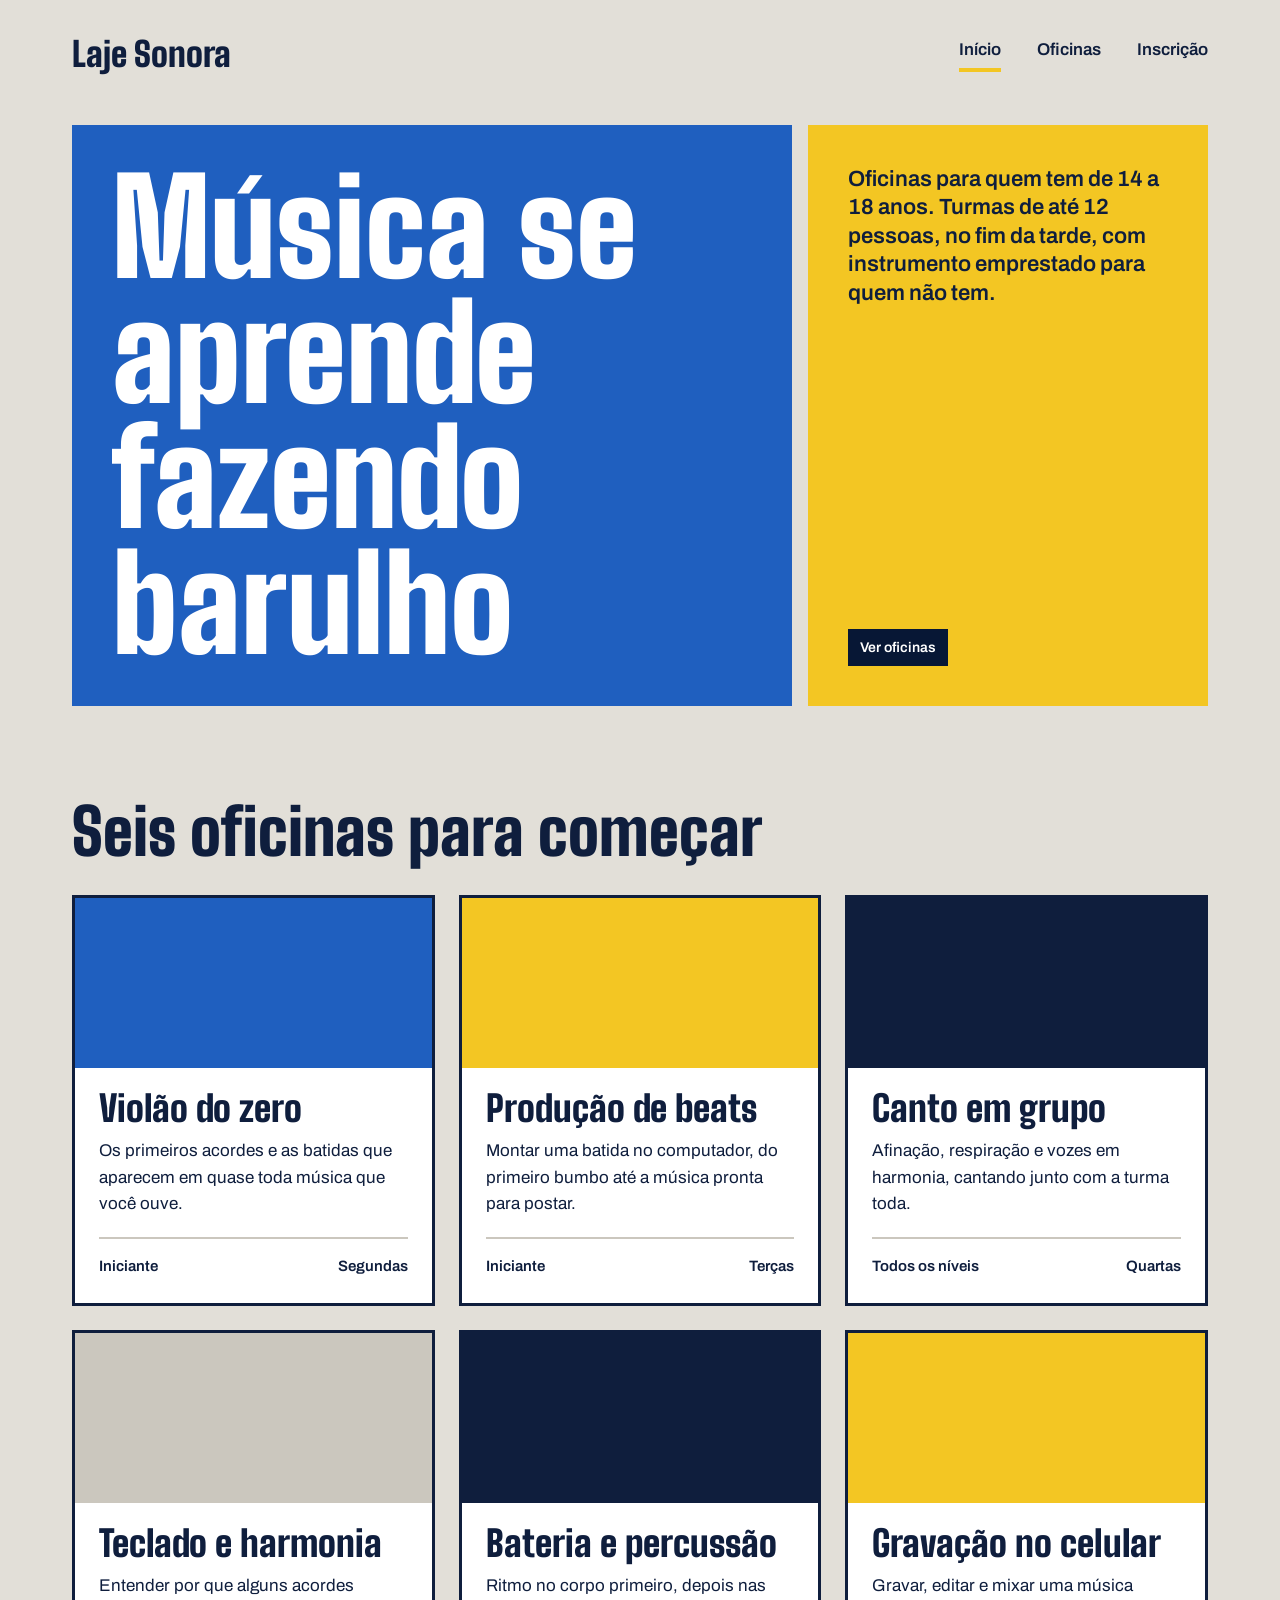
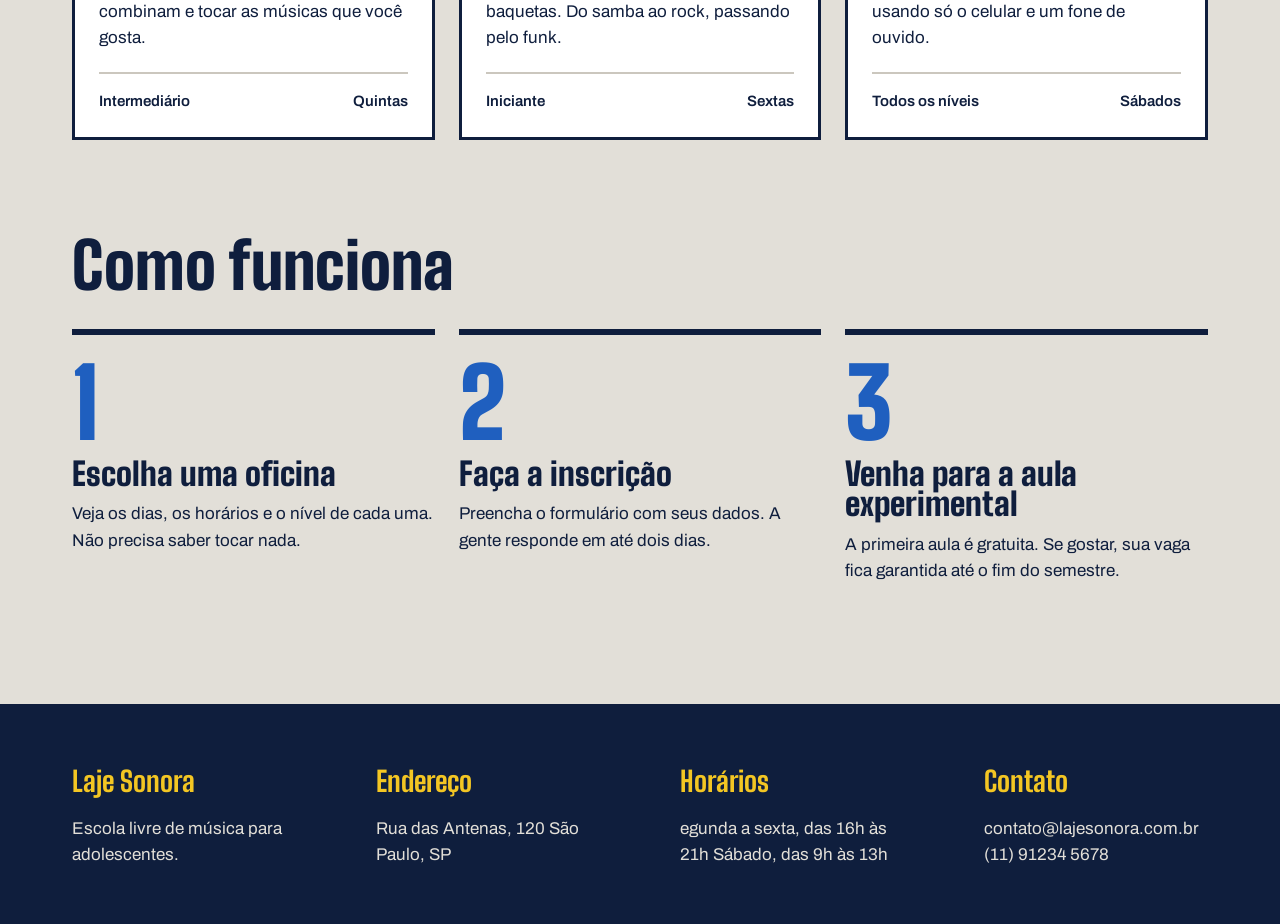
<file: index.html>
<!DOCTYPE html>
<html lang="pt-br">

<head>
    <meta charset="UTF-8">
    <meta name="viewport" content="width=], initial-scale=1.0">
    <title>Laje Sonora</title>
    <link rel="stylesheet" href="index.css">
    <link rel="preconnect" href="https://fonts.googleapis.com">
    <link rel="preconnect" href="https://fonts.gstatic.com" crossorigin>
    <link href="https://fonts.googleapis.com/css2?family=Archivo:ital,wght@0,100..900;1,100..900&display=swap"
        rel="stylesheet">
    <link rel="preconnect" href="https://fonts.googleapis.com">
    <link rel="preconnect" href="https://fonts.gstatic.com" crossorigin>
    <link href="https://fonts.googleapis.com/css2?family=Big+Shoulders:opsz,wght@10..72,100..900&display=swap"
        rel="stylesheet">
</head>

<body>
    <header class="conteudo topo">
        <a href="index.html" class="logo">Laje Sonora</a>
        <nav class="menu">
            <a href="index.html" class="atual">Início</a>
            <a href="oficinas.html">Oficinas</a>
            <a href="inscrição.html">Inscrição</a>
        </nav>
    </header>

    <main>

        <section class="conteudo cartazes">

            <div class="cartaz cartaz-principal">
                <h1>Música se aprende fazendo barulho</h1>
            </div>
            <div class="cartaz cartaz-lateral">
                <p>Oficinas para quem tem de 14 a 18 anos. Turmas de até 12 pessoas, no fim da tarde, com instrumento
                    emprestado para quem não tem.</p>
                <a href="oficinas.html" class="botao">Ver oficinas</a>
            </div>

        </section>


        <section class="conteudo secao">

            <h2 class="titulo-secao"> Seis oficinas para começar</h2>

            <div class="cards">
                <article class="card">
                    <div class="foto foto-azul">

                    </div>
                    <div class="card-texto">
                        <h3>Violão do zero</h3>
                        <p>Os primeiros acordes e as batidas que aparecem em quase toda música que você ouve.</p>
                        <div class="card-info">
                            <span>Iniciante</span>
                            <span>Segundas</span>
                        </div>
                    </div>
                </article>
                <article class="card">
                    <div class="foto foto-amarela">

                    </div>
                    <div class="card-texto">
                        <h3>Produção de beats</h3>
                        <p>Montar uma batida no computador, do primeiro bumbo até a música pronta para postar.</p>
                        <div class="card-info">
                            <span>Iniciante</span>
                            <span>Terças</span>
                        </div>
                    </div>
                </article>
                <article class="card">
                    <div class="foto foto-tinta">

                    </div>
                    <div class="card-texto">
                        <h3>Canto em grupo</h3>
                        <p>Afinação, respiração e vozes em harmonia, cantando junto com a turma toda.</p>
                        <div class="card-info">
                            <span>Todos os níveis</span>
                            <span>Quartas</span>
                        </div>
                    </div>
                </article>
                <article class="card">
                    <div class="foto">

                    </div>
                    <div class="card-texto">
                        <h3>Teclado e harmonia</h3>
                        <p>Entender por que alguns acordes combinam e tocar as músicas que você gosta.</p>
                        <div class="card-info">
                            <span>Intermediário</span>
                            <span>Quintas</span>
                        </div>
                    </div>
                </article>
                <article class="card">
                    <div class="foto foto-tinta">

                    </div>
                    <div class="card-texto">
                        <h3>Bateria e percussão</h3>
                        <p>Ritmo no corpo primeiro, depois nas baquetas. Do samba ao rock, passando pelo funk.</p>
                        <div class="card-info">
                            <span>Iniciante</span>
                            <span>Sextas</span>
                        </div>
                    </div>
                </article>
                <article class="card">
                    <div class="foto foto-amarela">

                    </div>
                    <div class="card-texto">
                        <h3>Gravação no celular</h3>
                        <p>Gravar, editar e mixar uma música usando só o celular e um fone de ouvido.</p>
                        <div class="card-info">
                            <span>Todos os níveis</span>
                            <span>Sábados</span>
                        </div>
                    </div>
                </article>
            </div>
        </section>

        <section class="conteudo secao">

            <h2 class="titulo-secao">Como funciona</h2>

            <div class="passos">

                <div class="passo">
                    <p class="passo-numero">1</p>
                    <h3>Escolha uma oficina</h3>
                    <p>Veja os dias, os horários e o nível de cada uma. Não precisa saber tocar nada.</p>
                </div>

                <div class="passo">
                    <p class="passo-numero">2</p>
                    <h3>Faça a inscrição</h3>
                    <p>Preencha o formulário com seus dados. A gente responde em até dois dias.</p>
                </div>

                <div class="passo">
                    <p class="passo-numero">3</p>
                    <h3>Venha para a aula experimental</h3>
                    <p>A primeira aula é gratuita. Se gostar, sua vaga fica garantida até o fim do semestre.</p>
                </div>
            </div>
        </section>
    </main>

    <footer class="rodape">
        <div class="conteudo rodape-colunas">
            <div class="rodape-coluna">
                <h4>Laje Sonora</h4>
                <p>Escola livre de música para adolescentes.</p>
            </div>
            <br>
            <div class="rodape-coluna">
                <h4>Endereço</h4>
                <p>Rua das Antenas, 120
                    São Paulo, SP
                </p>
            </div>
            <br>
            <div class="rodape-coluna">
                <h4>Horários</h4>
                <p>egunda a sexta, das 16h às 21h
                    Sábado, das 9h às 13h
                </p>
            </div>
            <br>
            <div class="rodape-coluna">
                <h4>Contato</h4>
                <p>contato@lajesonora.com.br
                    (11) 91234 5678
                </p>
            </div>
        </div>
    </footer>
</body>

</html>
</file>
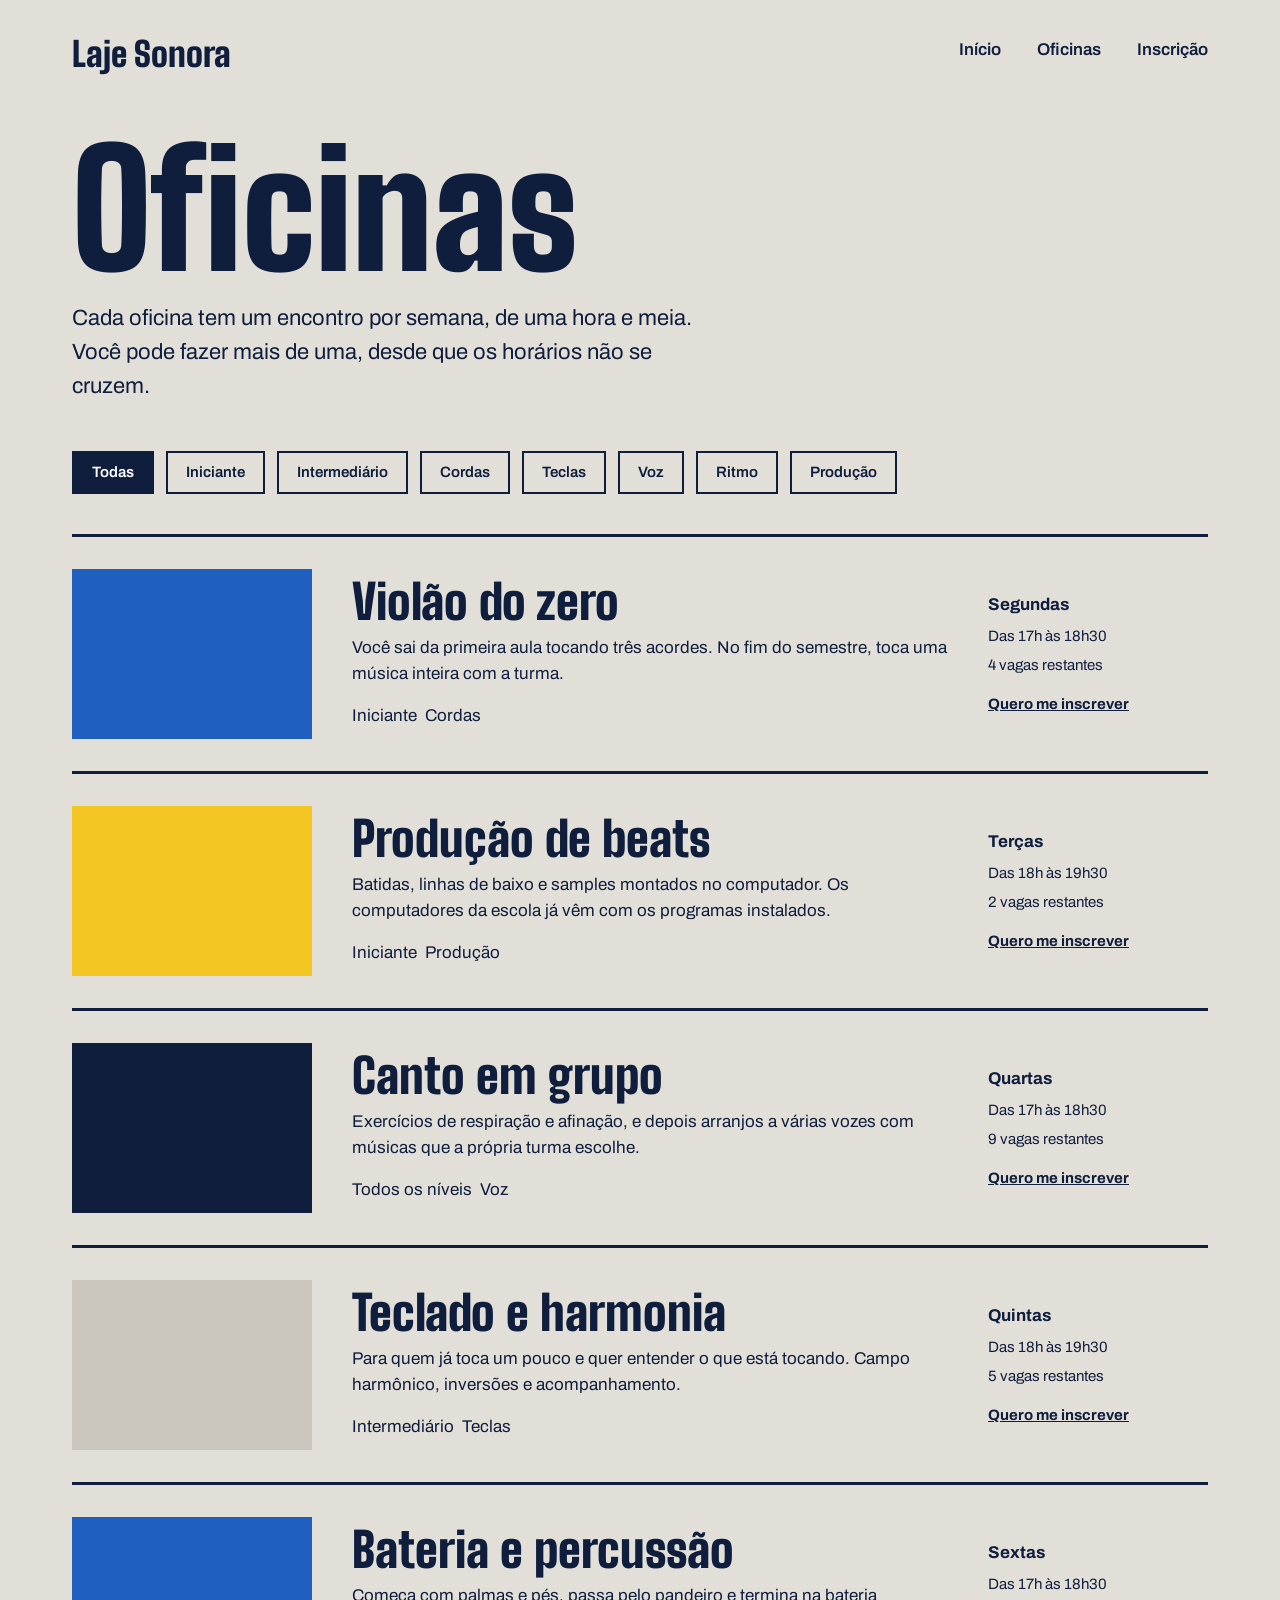
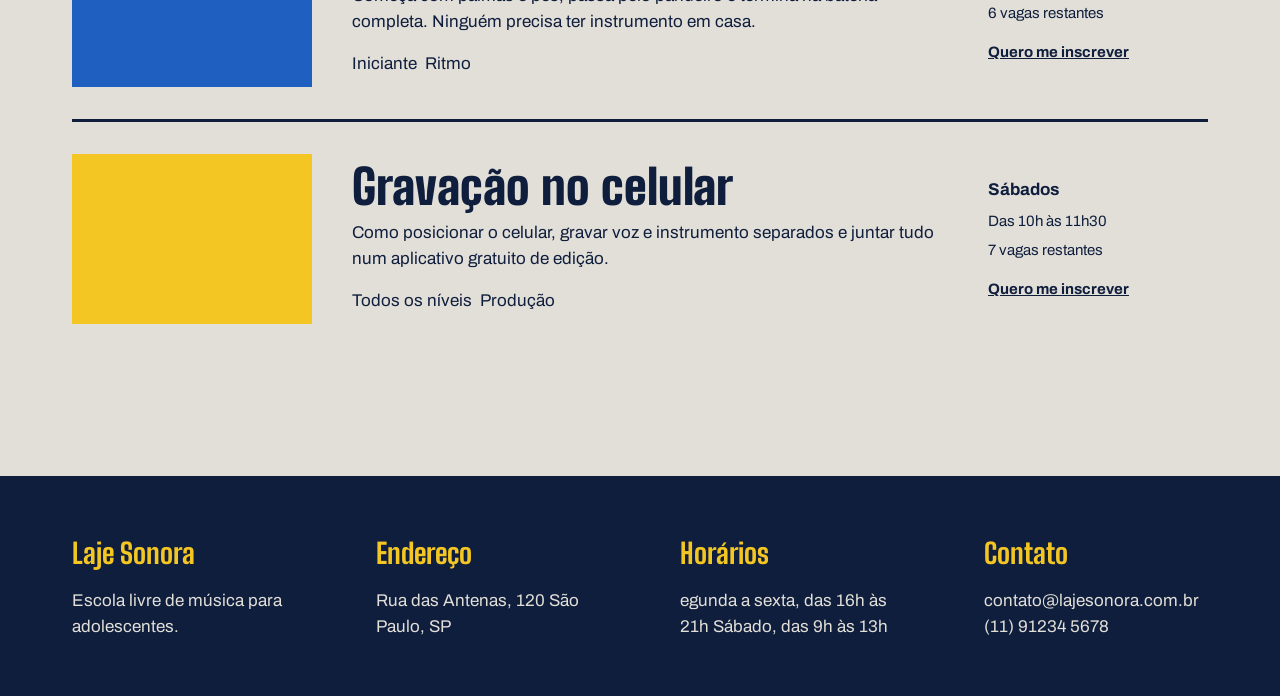
<file: oficinas.html>
<!DOCTYPE html>
<html lang="pt-br">

<head>
    <meta charset="UTF-8">
    <meta name="viewport" content="width=], initial-scale=1.0">
    <title>Laje Sonora | Oficinas</title>
    <link rel="stylesheet" href="oficinas.css">
    <link rel="preconnect" href="https://fonts.googleapis.com">
    <link rel="preconnect" href="https://fonts.gstatic.com" crossorigin>
    <link href="https://fonts.googleapis.com/css2?family=Archivo:ital,wght@0,100..900;1,100..900&display=swap"
        rel="stylesheet">
    <link rel="preconnect" href="https://fonts.googleapis.com">
    <link rel="preconnect" href="https://fonts.gstatic.com" crossorigin>
    <link href="https://fonts.googleapis.com/css2?family=Big+Shoulders:opsz,wght@10..72,100..900&display=swap"
        rel="stylesheet">
</head>

<body>
    <header class="conteudo topo">
        <a href="index.html" class="logo">Laje Sonora</a>
        <nav class="menu">
            <a href="index.html" class="Oficinas">Início</a>
            <a href="oficinas.html">Oficinas</a>
            <a href="inscrição.html">Inscrição</a>
        </nav>
    </header>

    <main class="conteudo">
        <h1 class="titulo-pagina">Oficinas</h1>

        <p class="subtitulo-pagina">Cada oficina tem um encontro por semana, de uma hora e meia. Você pode fazer mais de uma, desde que os horários não se cruzem.  </p>

        <div class="filtros">

            <span class="filtro ativo">Todas</span>
            <span class="filtro">Iniciante</span>
            <span class="filtro">Intermediário</span>
            <span class="filtro">Cordas</span>
            <span class="filtro">Teclas</span>
            <span class="filtro">Voz</span>
            <span class="filtro">Ritmo</span>
            <span class="filtro">Produção</span>

        </div>

        <div class="lista">

            <article class="oficina">

                <div class="foto foto-azul">

                </div>

              <div class="oficina-texto">

                <h2>Violão do zero</h2>

                <p>Você sai da primeira aula tocando três acordes. No fim do semestre, toca uma música inteira com a turma.</p>

                <div class="etiquetas">

                    <span class="etiqueta">Iniciante</span>
                    <span class="etiqueta">Cordas</span>

                </div>
              </div>

              <div class="oficina-detalhes">

                <strong>Segundas</strong>

                <span>Das 17h às 18h30</span>

                <span>4 vagas restantes</span>

                <a href="inscrição.html">Quero me inscrever</a>
              </div>
            </article>

            <article class="oficina">

                <div class="foto foto-amarela">

                </div>

              <div class="oficina-texto">

                <h2>Produção de beats</h2>

                <p>Batidas, linhas de baixo e samples montados no computador. Os computadores da escola já vêm com os programas instalados.</p>

                <div class="etiquetas">

                    <span class="etiqueta">Iniciante</span>
                    <span class="etiqueta">Produção</span>

                </div>
              </div>

              <div class="oficina-detalhes">

                <strong>Terças</strong>

                <span>Das 18h às 19h30</span>

                <span>2 vagas restantes</span>

                <a href="inscrição.html">Quero me inscrever</a>
              </div>
            </article>

            <article class="oficina">

                <div class="foto foto-tinta">

                </div>

              <div class="oficina-texto">

                <h2>Canto em grupo</h2>

                <p>Exercícios de respiração e afinação, e depois arranjos a várias vozes com músicas que a própria turma escolhe.</p>

                <div class="etiquetas">

                    <span class="etiqueta">Todos os níveis</span>
                    <span class="etiqueta">Voz</span>

                </div>
              </div>

              <div class="oficina-detalhes">

                <strong>Quartas</strong>

                <span>Das 17h às 18h30</span>

                <span>9 vagas restantes</span>

                <a href="inscrição.html">Quero me inscrever</a>
              </div>
            </article>

            <article class="oficina">

                <div class="foto">

                </div>

              <div class="oficina-texto">

                <h2>Teclado e harmonia</h2>

                <p>Para quem já toca um pouco e quer entender o que está tocando. Campo harmônico, inversões e acompanhamento.</p>

                <div class="etiquetas">

                    <span class="etiqueta">Intermediário</span>
                    <span class="etiqueta">Teclas</span>

                </div>
              </div>

              <div class="oficina-detalhes">

                <strong>Quintas</strong>

                <span>Das 18h às 19h30</span>

                <span>5 vagas restantes</span>

                <a href="inscrição.html">Quero me inscrever</a>
              </div>
            </article>

            <article class="oficina">

                <div class="foto foto-azul">

                </div>

              <div class="oficina-texto">

                <h2>Bateria e percussão</h2>

                <p>Começa com palmas e pés, passa pelo pandeiro e termina na bateria completa. Ninguém precisa ter instrumento em casa.</p>

                <div class="etiquetas">

                    <span class="etiqueta">Iniciante</span>
                    <span class="etiqueta">Ritmo</span>

                </div>
              </div>

              <div class="oficina-detalhes">

                <strong>Sextas</strong>

                <span>Das 17h às 18h30</span>

                <span>6 vagas restantes</span>

                <a href="inscrição.html">Quero me inscrever</a>
              </div>
            </article>

            <article class="oficina">

                <div class="foto foto-amarela">

                </div>

              <div class="oficina-texto">

                <h2>Gravação no celular</h2>

                <p>Como posicionar o celular, gravar voz e instrumento separados e juntar tudo num aplicativo gratuito de edição.</p>

                <div class="etiquetas">

                    <span class="etiqueta">Todos os níveis</span>
                    <span class="etiqueta">Produção</span>

                </div>
              </div>

              <div class="oficina-detalhes">

                <strong>Sábados</strong>

                <span>Das 10h às 11h30</span>

                <span>7 vagas restantes</span>

                <a href="inscrição.html">Quero me inscrever</a>
              </div>
            </article>
        </div>
    </main>

    <footer class="rodape">
        <div class="conteudo rodape-colunas">
            <div class="rodape-coluna">
                <h4>Laje Sonora</h4>
                <p>Escola livre de música para adolescentes.</p>
            </div>
            <br>
            <div class="rodape-coluna">
                <h4>Endereço</h4>
                <p>Rua das Antenas, 120
                    São Paulo, SP
                </p>
            </div>
            <br>
            <div class="rodape-coluna">
                <h4>Horários</h4>
                <p>egunda a sexta, das 16h às 21h
                    Sábado, das 9h às 13h
                </p>
            </div>
            <br>
            <div class="rodape-coluna">
                <h4>Contato</h4>
                <p>contato@lajesonora.com.br
                    (11) 91234 5678
                </p>
            </div>
        </div>
    </footer>
</body>

</html>
</file>
<file: index.css>
* {
    margin: 0;
    padding: 0;
    box-sizing: border-box;
}

:root {
    --concreto: #E2DFD8;
    --concreto-escuro: #CBC7BE;
    --tinta: #0F1E3D;
    --caixa-dagua: #1F5FBF;
    --fita: #F3C623;
    --branco: #FFFFFF;

    --fonte-cartaz: "Big Shoulders", "Arial Narrow", sans-serif;
    --fonte-texto: "Archivo", Arial, sans-serif;
}

body {
    background: var(--concreto);
    color: var(--tinta);
    font-family: var(--fonte-texto);
    font-size: 17px;
    line-height: 1.55;
}

a {
    color: inherit;
}

h1,
h2,
h3 {
    font-family: var(--fonte-cartaz);
    font-weight: 900;
    line-height: 0.95;
}

.conteudo {
    max-width: 1200px;
    margin-inline: auto;
    padding-inline: 32px;
}

.topo {
    padding-block: 28px;
    display: flex;
    justify-content: space-between;
    align-items: center;
}

.logo {
    font-family: var(--fonte-cartaz);
    font-size: 34px;
    font-weight: 900;
    text-decoration: none;
}

.menu {
    display: flex;
    gap: 36px;
}

.menu a {
    font-weight: 600;
    text-decoration: none;
    padding-bottom: 4px;
    border-bottom: 4px solid transparent;
}

.menu a:hover {
    border-bottom-color: var(--tinta);
}

.menu a.atual {
    border-bottom-color: var(--fita);
}

.cartazes {
    margin-top: 16px;
    display: flex;
    gap: 16px;
}

.cartaz {
    padding: 40px;
}

.cartaz-principal {
    background: var(--caixa-dagua);
    color: var(--branco);
    flex: 2;


    h1 {
        font-size: 132px;
        max-width: 9ch;
    }
}

.cartaz-lateral {
    background: var(--fita);
    flex: 1;
    display: flex;
    flex-direction: column;
    justify-content: space-between;
    gap: 32px;
    align-items: flex-start;

    p {
        font-size: 22px;
        font-weight: 600;
        line-height: 1.3;
    }
}

.botao {
    display: inline-block;
    background-color: #071735;
    color: #FFFFFF;
    text-decoration: none;
    padding: 8px 12px;
    font-size: 14px;
    font-weight: 600;
    border: none;
    cursor: pointer;
}

.botao:hover {
    background: var(--caixa-dagua);
}

.secao {
    margin-top: 96px;
}

.titulo-secao {
    font-size: 64px;
    margin-bottom: 32px;
}

.cards {
    display: flex;
    flex-wrap: wrap;
    gap: 24px;
}

.card {
    background: var(--branco);
    border: 3px solid var(--tinta);
    flex: 1 1 340px;
}

.card .foto {
    height: 170px;
}

.foto {
    background: var(--concreto-escuro);
}

.foto-azul {
    background: var(--caixa-dagua);
}

.foto-amarela {
    background: var(--fita);
}

.foto-tinta {
    background: var(--tinta);
}

.card-texto {
    padding: 24px;
}

.card h3 {
    font-size: 36px;
    margin-bottom: 12px;
}

.card-info {
    margin-top: 20px;
    padding-top: 16px;
    border-top: 2px solid var(--concreto-escuro);
    font-weight: 600;
    font-size: 15px;

    display: flex;
    justify-content: space-between;
}

.passos {
    display: flex;
    gap: 24px;
}

.passo {
    border-top: 6px solid var(--tinta);
    padding-top: 20px;
    flex: 1;
}

.passo-numero {
    font-family: var(--fonte-cartaz);
    font-size: 96px;
    font-weight: 900;
    line-height: 1;
    color: var(--caixa-dagua);
}

.passo h3 {
    font-size: 32px;
    margin-block: 8px 12px;
}

.rodape {
    margin-top: 120px;
    background: var(--tinta);
    color: var(--concreto);
    padding-block: 56px;
}

.rodape-colunas {
    display: flex;
    gap: 40px;
}

.rodape-coluna {
    flex: 1;
}

.rodape h4 {
    font-family: var(--fonte-cartaz);
    font-size: 28px;
    color: var(--fita);
    margin-bottom: 12px;
}
</file>
<file: oficinas.css>
* {
    margin: 0;
    padding: 0;
    box-sizing: border-box;
}

:root {
    --concreto: #E2DFD8;
    --concreto-escuro: #CBC7BE;
    --tinta: #0F1E3D;
    --caixa-dagua: #1F5FBF;
    --fita: #F3C623;
    --branco: #FFFFFF;

    --fonte-cartaz: "Big Shoulders", "Arial Narrow", sans-serif;
    --fonte-texto: "Archivo", Arial, sans-serif;
}

body {
    background: var(--concreto);
    color: var(--tinta);
    font-family: var(--fonte-texto);
    font-size: 17px;
    line-height: 1.55;
}

a {
    color: inherit;
}

h1,
h2,
h3 {
    font-family: var(--fonte-cartaz);
    font-weight: 900;
    line-height: 0.95;
}

.conteudo {
    max-width: 1200px;
    margin-inline: auto;
    padding-inline: 32px;
}

.conteudo {
    max-width: 1200px;
    margin-inline: auto;
    padding-inline: 32px;
}

.topo {
    padding-block: 28px;
    display: flex;
    justify-content: space-between;
    align-items: center;
}

.logo {
    font-family: var(--fonte-cartaz);
    font-size: 34px;
    font-weight: 900;
    text-decoration: none;
}

.menu {
    display: flex;
    gap: 36px;
}

.menu a {
    font-weight: 600;
    text-decoration: none;
    padding-bottom: 4px;
    border-bottom: 4px solid transparent;
}

.menu a:hover {
    border-bottom-color: var(--fita);
}

.menu a.atual {
    border-bottom-color: var(--tinta);
}

.rodape {
    margin-top: 120px;
    background: var(--tinta);
    color: var(--concreto);
    padding-block: 56px;
}

.rodape-colunas {
    display: flex;
    gap: 40px;
}

.rodape-coluna {
    flex: 1;
}

.rodape h4 {
    font-family: var(--fonte-cartaz);
    font-size: 28px;
    color: var(--fita);
    margin-bottom: 12px;
}

.foto {
    background: var(--concreto-escuro);
}

.foto-azul {
    background: var(--caixa-dagua);
}

.foto-amarela {
    background: var(--fita);
}

.foto-tinta {
    background: var(--tinta);
}

.titulo-pagina{
    font-size: 160px;
    margin-top: 24px;
}

.subtitulo-pagina{
    font-size: 22px;
    max-width: 640px;
    margin-top: 16px;
}

.filtros{
    margin-top: 48px;
    display: flex;
    flex-wrap: wrap;
    gap: 12px;
}

.filtro{
    border: 2px solid var(--tinta);
    padding: 8px 18px;
    font-weight: 600;
    font-size: 15px;
}

.filtro.ativo{
    background: var(--tinta);
    color: var(--branco);
}

.lista{
    margin-top: 40px;
}

.oficina{
   padding-block: 32px;
   border-top: 3px solid var(--tinta);
   display: flex;
   align-items: center;
   gap: 40px;
}

.oficina .foto{
    width: 240px;
    height: 170px;
    flex-shrink: 0;
}

.oficina-texto{
    flex: 1;
}

.oficina h2{
    font-size: 48px;
    margin-bottom: 10px;
}

.etiquetas{
    margin-top: 16px;
    display: flex;
    gap: 8px;
}

.etqueta{
    background: var(--branco);
    padding-block: 4px;
    padding-inline: 12px;
    font-size: 14px;
    font-weight: 600;
}

.oficina-detalhes{
    width: 220px;
    font-size: 15px;
    display: flex;
    flex-direction: column;
    gap: 6px;
}

.oficina-detalhes strong{
    font-size: 17px;
}

.oficina-detalhes a{
    margin-top: 10px;
    font-weight: 700;
}
</file>
